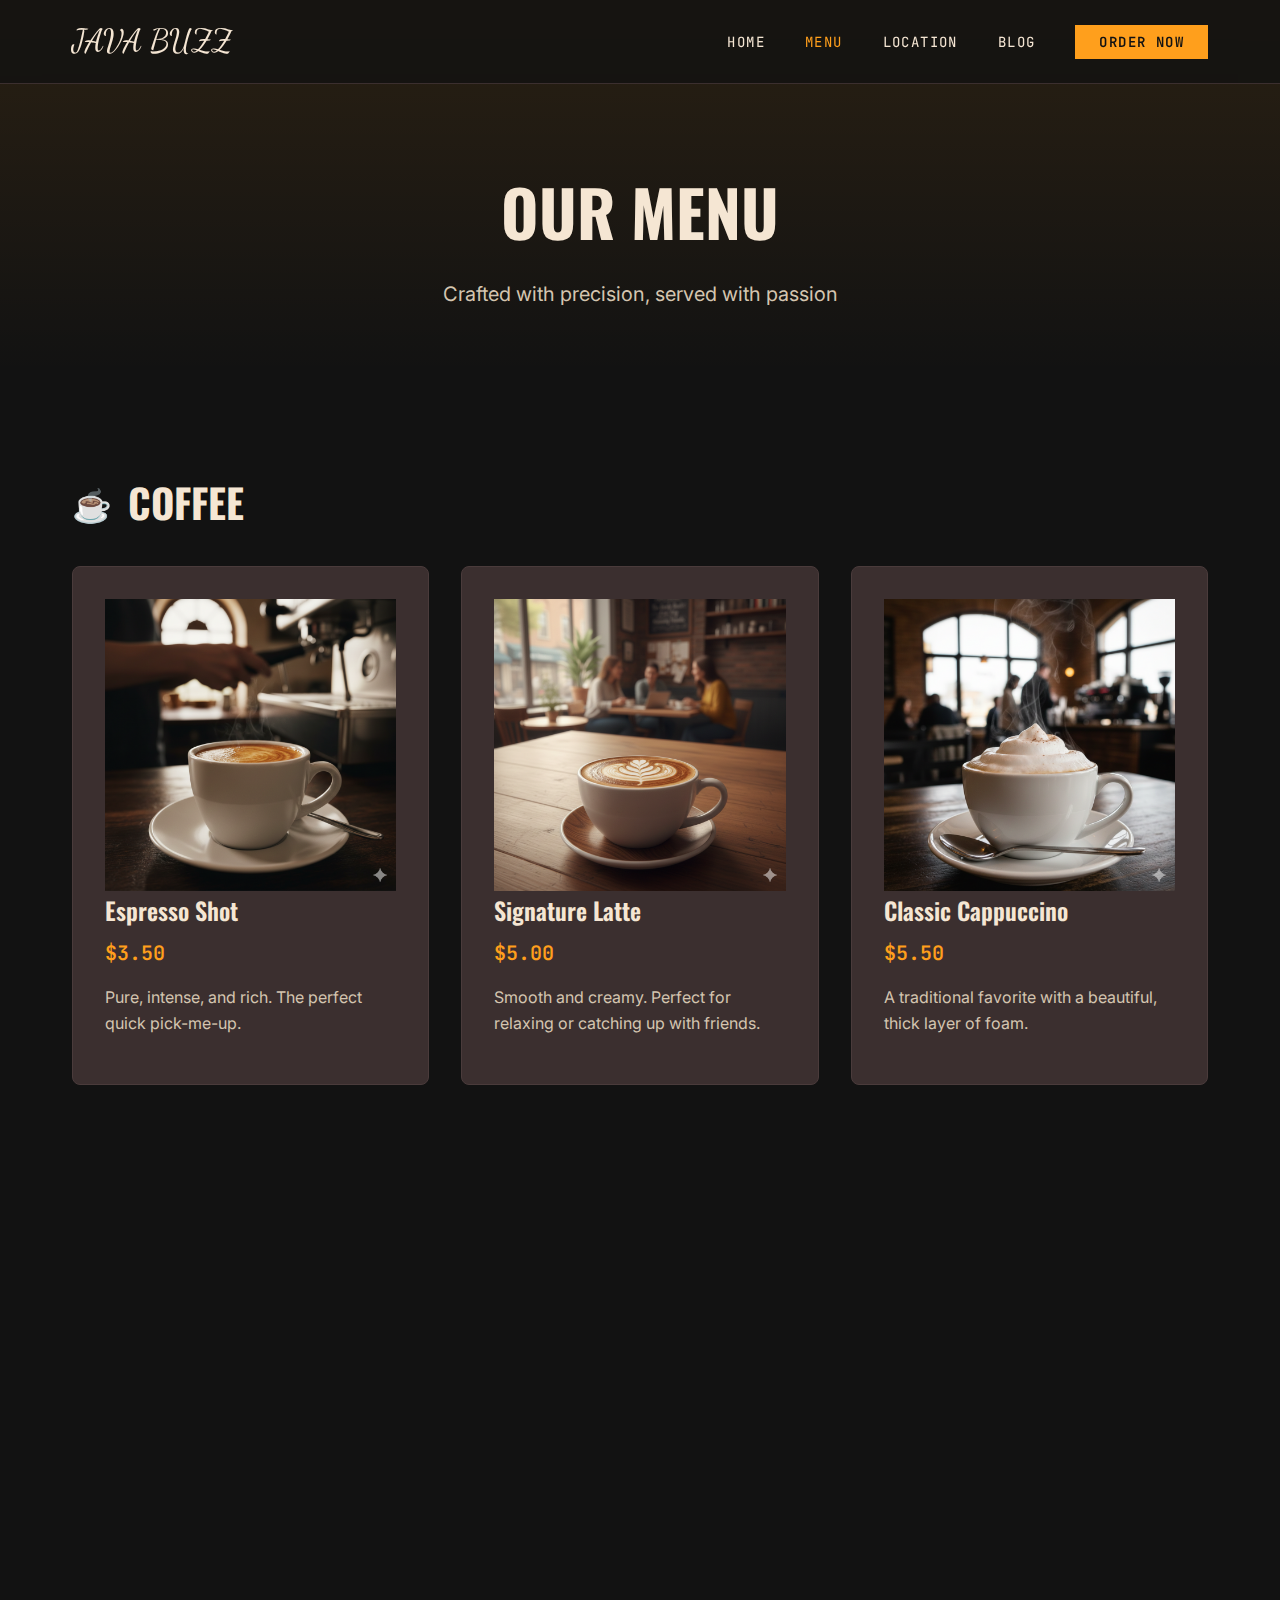
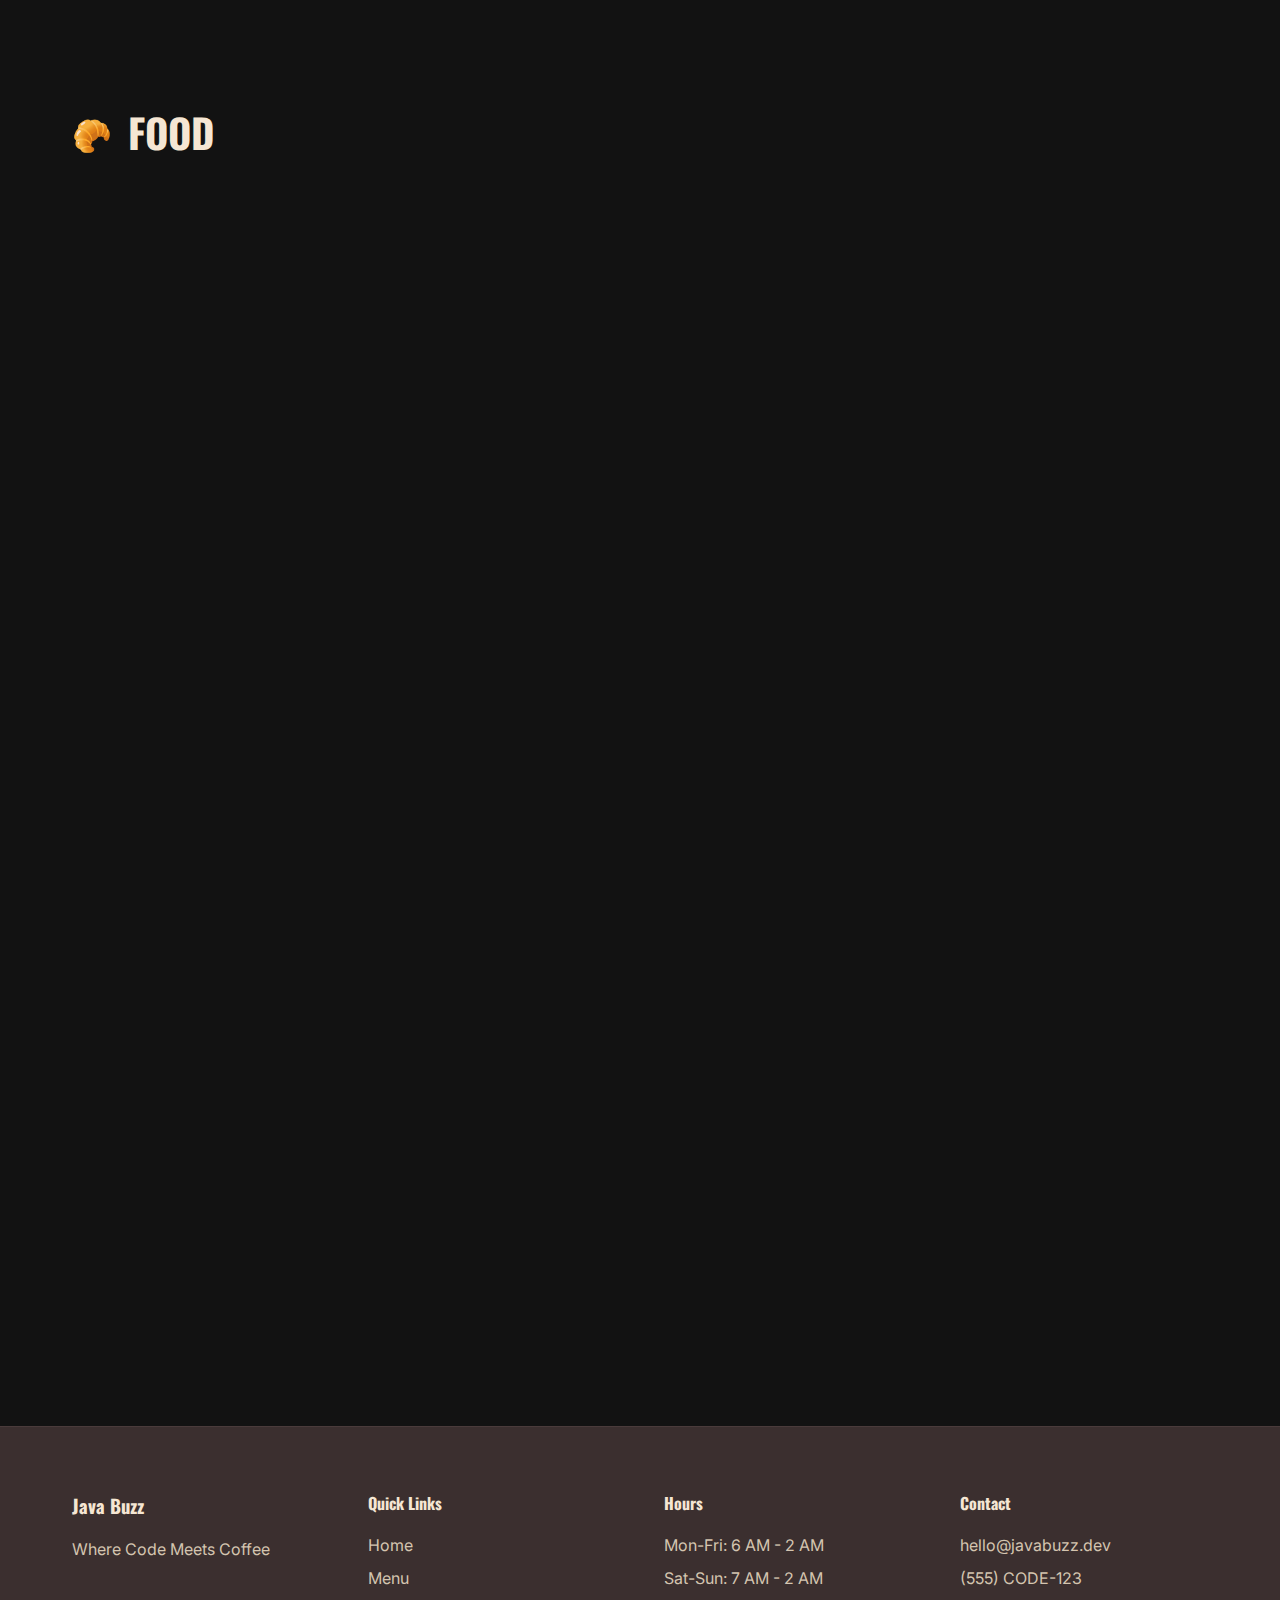
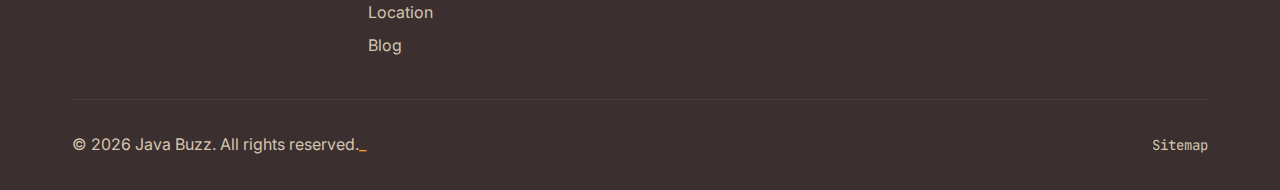
<file: Menu.html>
<!DOCTYPE html>
<html lang="en">
<head>
    <meta charset="UTF-8">
    <meta name="viewport" content="width=device-width, initial-scale=1.0">
    <title>Menu - Java Buzz | Premium Coffee & Fresh Food</title>
    <meta name="description" content="Explore our menu of premium coffee drinks and developer-friendly food options. From espresso to cold brew, fuel your coding sessions.">
    <meta name="keywords" content="coffee menu, espresso, latte, cold brew, developer food, coding fuel">
    <link rel="stylesheet" href="styles.css">
    <link rel="preconnect" href="https://fonts.googleapis.com">
    <link rel="preconnect" href="https://fonts.gstatic.com" crossorigin>
    <link href="https://fonts.googleapis.com/css2?family=Oswald:wght@400;600;700&family=Inter:wght@300;400;500;600&family=JetBrains+Mono:wght@400;500&display=swap" rel="stylesheet">
</head>
<body>
    <!-- Navigation -->
    <nav class="navbar" id="navbar" data-testid="main-navigation">
        <div class="container nav-container">
            <div class="logo" data-testid="logo">
                <span class="logo-text">JAVA BUZZ</span>
            </div>
            <button class="mobile-menu-toggle" id="mobileMenuToggle" data-testid="mobile-menu-toggle" aria-label="Toggle menu">
                <span></span>
                <span></span>
                <span></span>
            </button>
            <ul class="nav-links" id="navLinks" data-testid="nav-links">
                <li><a href="Home.html" data-testid="nav-home">HOME</a></li>
                <li><a href="Menu.html" class="active" data-testid="nav-menu">MENU</a></li>
                <li><a href="Location.html" data-testid="nav-location">LOCATION</a></li>
                <li><a href="Blog.html" data-testid="nav-blog">BLOG</a></li>
                <li><a href="OrderNow.html" class="nav-cta" data-testid="nav-order">ORDER NOW</a></li>
            </ul>
        </div>
    </nav>

    <!-- Page Header -->
    <section class="page-header" data-testid="menu-header">
        <div class="container">
            <h1 class="page-title" data-testid="menu-title">OUR MENU</h1>
            <p class="page-subtitle" data-testid="menu-subtitle">Crafted with precision, served with passion</p>
        </div>
    </section>

    <!-- Menu Section -->
    <section class="menu-section" data-testid="menu-section">
        <div class="container">
            <!-- Coffee Menu -->
            <div class="menu-category">
                <h2 class="category-title" data-testid="coffee-category-title">
                    <span class="category-icon">☕</span> Coffee
                </h2>
                <div class="menu-grid" id="coffeeMenu" data-testid="coffee-menu-grid">
                    <!-- Populated by JavaScript -->
                </div>
            </div>

            <!-- Food Menu -->
            <div class="menu-category">
                <h2 class="category-title" data-testid="food-category-title">
                    <span class="category-icon">🥐</span> Food
                </h2>
                <div class="menu-grid" id="foodMenu" data-testid="food-menu-grid">
                    <!-- Populated by JavaScript -->
                </div>
            </div>
        </div>
    </section>

    <!-- Footer -->
    <footer class="footer" data-testid="footer">
        <div class="container">
            <div class="footer-content">
                <div class="footer-section">
                    <h3>Java Buzz</h3>
                    <p>Where Code Meets Coffee</p>
                </div>
                <div class="footer-section">
                    <h4>Quick Links</h4>
                    <ul>
                        <li><a href="Home.html">Home</a></li>
                        <li><a href="Menu.html">Menu</a></li>
                        <li><a href="Location.html">Location</a></li>
                        <li><a href="Blog.html">Blog</a></li>
                    </ul>
                </div>
                <div class="footer-section">
                    <h4>Hours</h4>
                    <p>Mon-Fri: 6 AM - 2 AM</p>
                    <p>Sat-Sun: 7 AM - 2 AM</p>
                </div>
                <div class="footer-section">
                    <h4>Contact</h4>
                    <p>hello@javabuzz.dev</p>
                    <p>(555) CODE-123</p>
                </div>
            </div>
            <div class="footer-bottom">
                <p>&copy; 2026 Java Buzz. All rights reserved.<span class="cursor-blink">_</span></p>
                <a href="sitemap.xml" class="sitemap-link">Sitemap</a>
            </div>
        </div>
    </footer>

    <script src="script.js"></script>
</body>
</html>
</file>
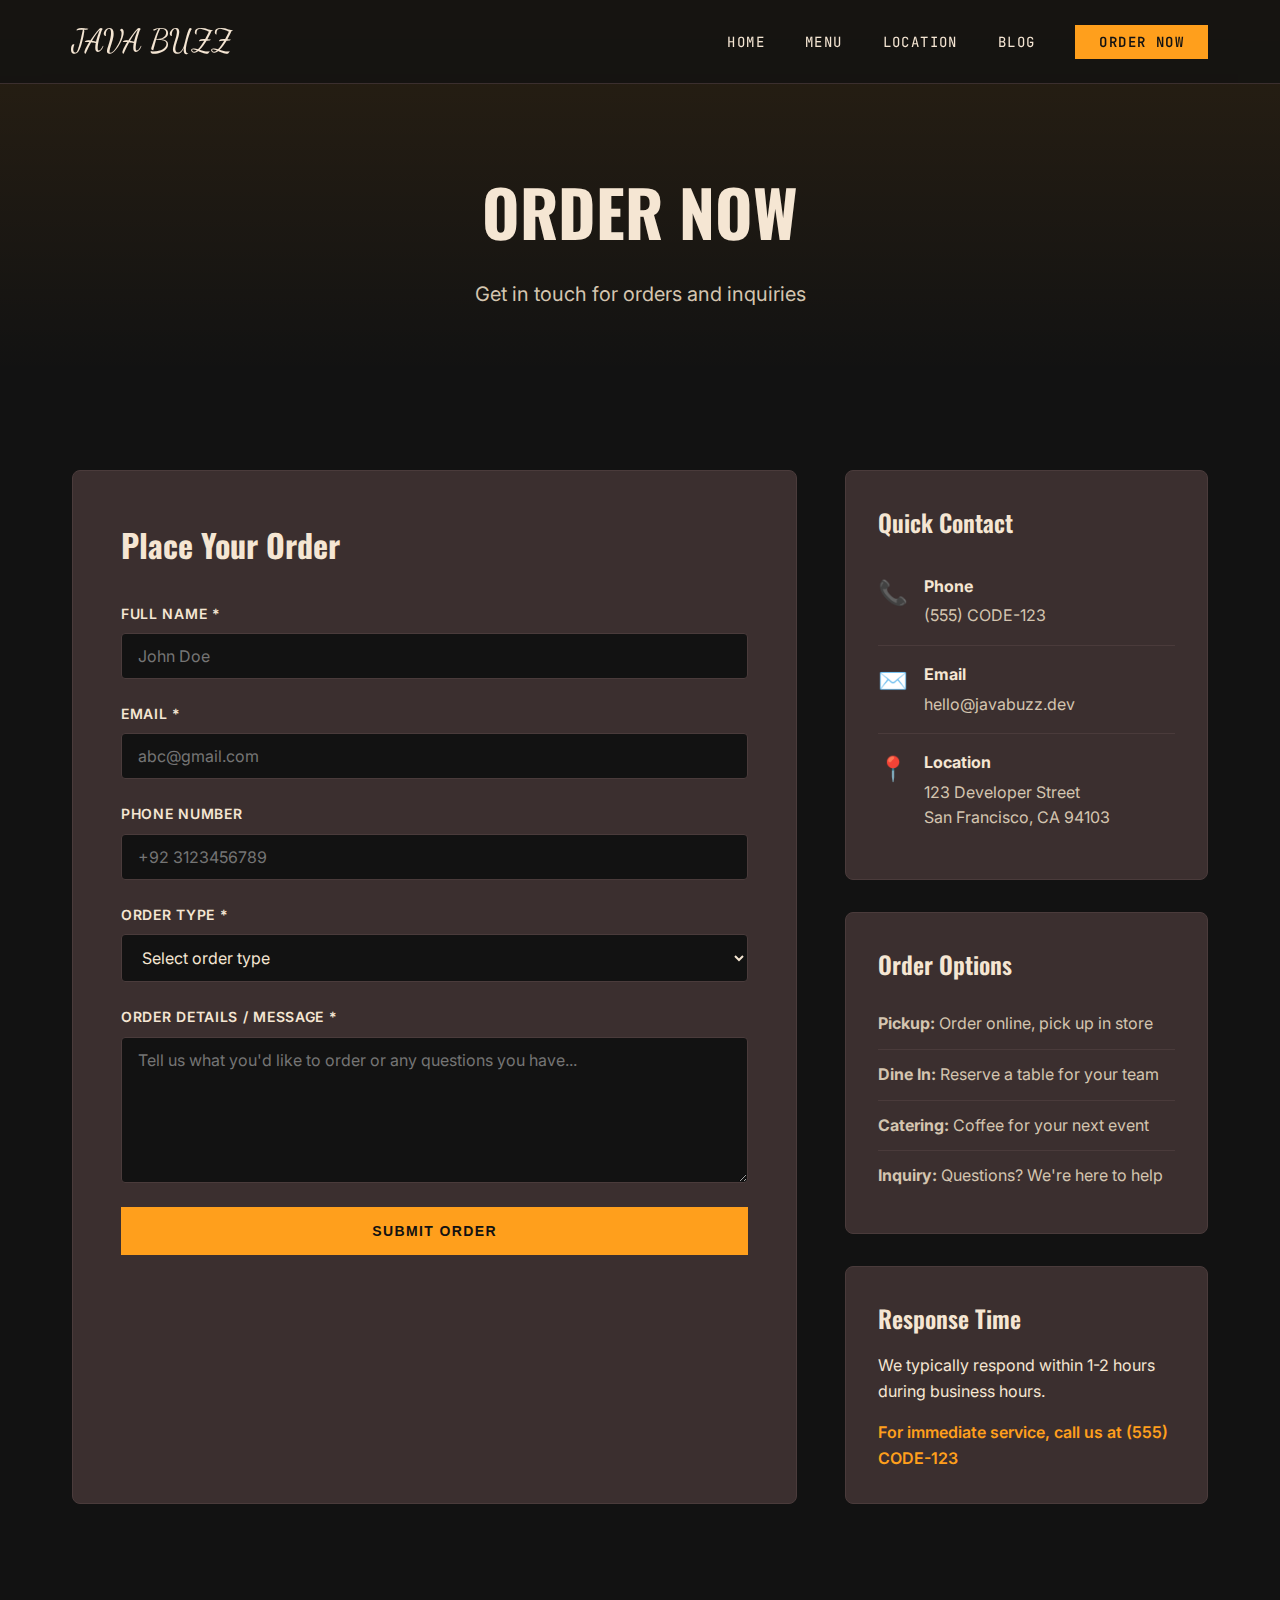
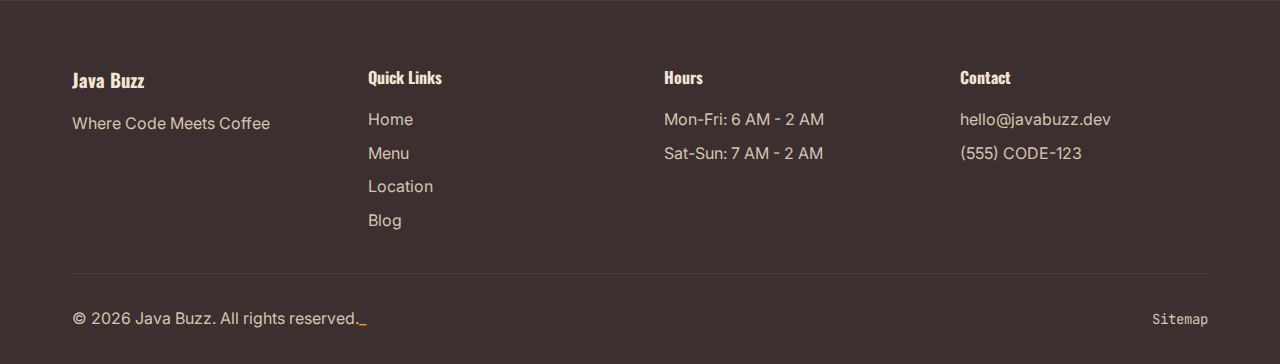
<file: OrderNow.html>
<!DOCTYPE html>
<html lang="en">
<head>
    <meta charset="UTF-8">
    <meta name="viewport" content="width=device-width, initial-scale=1.0">
    <title>Menu - Java Buzz | Premium Coffee & Fresh Food</title>
    <meta name="description" content="Order your favorite coffee from Java Buzz. Contact us for inquiries or special orders.">
    <meta name="keywords" content="order coffee, contact Java Buzz, coffee delivery, inquiry form">
    <link rel="stylesheet" href="styles.css">
    <link rel="preconnect" href="https://fonts.googleapis.com">
    <link rel="preconnect" href="https://fonts.gstatic.com" crossorigin>
    <link href="https://fonts.googleapis.com/css2?family=Oswald:wght@400;600;700&family=Inter:wght@300;400;500;600&family=JetBrains+Mono:wght@400;500&display=swap" rel="stylesheet">
</head>
<body>
    <!-- Navigation -->
    <nav class="navbar" id="navbar" data-testid="main-navigation">
        <div class="container nav-container">
            <div class="logo" data-testid="logo">
                <span class="logo-text">JAVA BUZZ</span>
            </div>
            <button class="mobile-menu-toggle" id="mobileMenuToggle" data-testid="mobile-menu-toggle" aria-label="Toggle menu">
                <span></span>
                <span></span>
                <span></span>
            </button>
            <ul class="nav-links" id="navLinks" data-testid="nav-links">
                <li><a href="index.html.html" data-testid="nav-home">HOME</a></li>
                <li><a href="Menu.html" data-testid="nav-menu">MENU</a></li>
                <li><a href="Location.html" data-testid="nav-location">LOCATION</a></li>
                <li><a href="Blog.html" data-testid="nav-blog">BLOG</a></li>
                <li><a href="OrderNow.html" class="nav-cta active" data-testid="nav-order">ORDER NOW</a></li>
            </ul>
        </div>
    </nav>

    <!-- Page Header -->
    <section class="page-header" data-testid="order-header">
        <div class="container">
            <h1 class="page-title" data-testid="order-title">ORDER NOW</h1>
            <p class="page-subtitle" data-testid="order-subtitle">Get in touch for orders and inquiries</p>
        </div>
    </section>

    <!-- Order Form Section -->
    <section class="order-section" data-testid="order-section">
        <div class="container">
            <div class="order-grid">
                <!-- Order Form -->
                <div class="order-form-container" data-testid="order-form-container">
                    <h2 class="form-title" data-testid="form-title">Place Your Order</h2>
                    <form id="orderForm" class="order-form" data-testid="order-form">
                        <div class="form-group">
                            <label for="name" data-testid="name-label">Full Name *</label>
                            <input type="text" id="name" name="name" required data-testid="name-input" placeholder="John Doe">
                        </div>

                        <div class="form-group">
                            <label for="email" data-testid="email-label">Email *</label>
                            <input type="email" id="email" name="email" required data-testid="email-input" placeholder="abc@gmail.com">
                        </div>

                        <div class="form-group">
                            <label for="phone" data-testid="phone-label">Phone Number</label>
                            <input type="tel" id="phone" name="phone" data-testid="phone-input" placeholder="+92 3123456789">
                        </div>

                        <div class="form-group">
                            <label for="orderType" data-testid="order-type-label">Order Type *</label>
                            <select id="orderType" name="orderType" required data-testid="order-type-select">
                                <option value="">Select order type</option>
                                <option value="pickup">Pickup</option>
                                <option value="dine-in">Dine In</option>
                                <option value="catering">Catering</option>
                                <option value="inquiry">General Inquiry</option>
                            </select>
                        </div>

                        <div class="form-group">
                            <label for="message" data-testid="message-label">Order Details / Message *</label>
                            <textarea id="message" name="message" rows="6" required data-testid="message-textarea" placeholder="Tell us what you'd like to order or any questions you have..."></textarea>
                        </div>

                        <button type="submit" class="btn-primary btn-full" data-testid="submit-order-button">SUBMIT ORDER</button>
                    </form>

                    <!-- Success Message -->
                    <div id="successMessage" class="success-message" data-testid="success-message" style="display: none;">
                        <div class="success-icon">✓</div>
                        <h3>Order Received!</h3>
                        <p>Thank you for your order. We'll get back to you shortly.</p>
                    </div>
                </div>

                <!-- Contact Info -->
                <div class="order-info" data-testid="order-info">
                    <div class="info-card">
                        <h3 class="info-title" data-testid="quick-contact-title">Quick Contact</h3>
                        <div class="contact-item">
                            <span class="contact-icon">📞</span>
                            <div>
                                <strong>Phone</strong>
                                <p>(555) CODE-123</p>
                            </div>
                        </div>
                        <div class="contact-item">
                            <span class="contact-icon">✉️</span>
                            <div>
                                <strong>Email</strong>
                                <p>hello@javabuzz.dev</p>
                            </div>
                        </div>
                        <div class="contact-item">
                            <span class="contact-icon">📍</span>
                            <div>
                                <strong>Location</strong>
                                <p>123 Developer Street<br>San Francisco, CA 94103</p>
                            </div>
                        </div>
                    </div>

                    <div class="info-card">
                        <h3 class="info-title" data-testid="order-options-title">Order Options</h3>
                        <ul class="order-options-list">
                            <li data-testid="option-pickup"><strong>Pickup:</strong> Order online, pick up in store</li>
                            <li data-testid="option-dine"><strong>Dine In:</strong> Reserve a table for your team</li>
                            <li data-testid="option-catering"><strong>Catering:</strong> Coffee for your next event</li>
                            <li data-testid="option-inquiry"><strong>Inquiry:</strong> Questions? We're here to help</li>
                        </ul>
                    </div>

                    <div class="info-card">
                        <h3 class="info-title" data-testid="response-time-title">Response Time</h3>
                        <p>We typically respond within 1-2 hours during business hours.</p>
                        <p class="info-highlight">For immediate service, call us at (555) CODE-123</p>
                    </div>
                </div>
            </div>
        </div>
    </section>

    <!-- Footer -->
    <footer class="footer" data-testid="footer">
        <div class="container">
            <div class="footer-content">
                <div class="footer-section">
                    <h3>Java Buzz</h3>
                    <p>Where Code Meets Coffee</p>
                </div>
                <div class="footer-section">
                    <h4>Quick Links</h4>
                    <ul>
                        <li><a href="index.html">Home</a></li>
                        <li><a href="Menu.html">Menu</a></li>
                        <li><a href="Location.html">Location</a></li>
                        <li><a href="Blog.html">Blog</a></li>
                    </ul>
                </div>
                <div class="footer-section">
                    <h4>Hours</h4>
                    <p>Mon-Fri: 6 AM - 2 AM</p>
                    <p>Sat-Sun: 7 AM - 2 AM</p>
                </div>
                <div class="footer-section">
                    <h4>Contact</h4>
                    <p>hello@javabuzz.dev</p>
                    <p>(555) CODE-123</p>
                </div>
            </div>
            <div class="footer-bottom">
                <p>&copy; 2026 Java Buzz. All rights reserved.<span class="cursor-blink">_</span></p>
                <a href="sitemap.xml" class="sitemap-link">Sitemap</a>
            </div>
        </div>
    </footer>

    <script src="script.js"></script>
</body>
</html>
</file>
<file: styles.css>
@import url('https://fonts.googleapis.com/css2?family=Dancing+Script:wght@400..700&display=swap');
* {
    margin: 0;
    padding: 0;
    box-sizing: border-box;
}

:root {
    --espresso: #3B2F2F;
    --matte-black: #121212;
    --cream: #F5E6D3;
    --cream-secondary: #D4C5B0;
    --neon-orange: #FF9F1C;
    --surface-highlight: #4A3B3B;
}

html {
    scroll-behavior: smooth;
}

body {
    font-family: 'Inter', sans-serif;
    background-color: var(--matte-black);
    color: var(--cream);
    line-height: 1.6;
    overflow-x: hidden;
}

.container {
    max-width: 1200px;
    margin: 0 auto;
    padding: 0 2rem;
}

img {
    max-width: 100%;
    height: auto;
    display: block;
}

a {
    text-decoration: none;
    color: inherit;
}

/* =====================
   NAVIGATION
   ===================== */
.navbar {
    position: fixed;
    top: 0;
    left: 0;
    right: 0;
    z-index: 1000;
    background-color: rgba(18, 18, 18, 0.8);
    backdrop-filter: blur(16px);
    border-bottom: 1px solid var(--espresso);
    padding: 1rem 0;
}

.nav-container {
    display: flex;
    justify-content: space-between;
    align-items: center;
}

.logo {
    font-family: 'Dancing Script', monospace;
    font-size: 2rem;
    font-weight: 100;
    color: var(--cream);
}

.logo-bracket {
    color: var(--neon-orange);
}

.nav-links {
    display: flex;
    list-style: none;
    gap: 2.5rem;
    align-items: center;
}

.nav-links a {
    font-family: 'JetBrains Mono', monospace;
    font-size: 0.875rem;
    letter-spacing: 0.1em;
    text-transform: uppercase;
    color: var(--cream);
    transition: color 0.3s ease;
    position: relative;
}

.nav-links a:hover,
.nav-links a.active {
    color: var(--neon-orange);
}

.nav-links a.nav-cta {
    background-color: var(--neon-orange);
    color: var(--matte-black);
    padding: 0.5rem 1.5rem;
    font-weight: 600;
    transition: all 0.3s ease;
}

.nav-links a.nav-cta:hover {
    background-color: #E08B10;
    box-shadow: 0 0 20px rgba(255, 159, 28, 0.4);
}

.mobile-menu-toggle {
    display: none;
    flex-direction: column;
    background: none;
    border: none;
    cursor: pointer;
    padding: 0.5rem;
}

.mobile-menu-toggle span {
    width: 25px;
    height: 3px;
    background-color: var(--cream);
    margin: 3px 0;
    transition: 0.3s;
}

/* =====================
   HERO SECTION
   ===================== */
.hero {
    min-height: 100vh;
    display: flex;
    align-items: center;
    position: relative;
    overflow: hidden;
    padding-top: 80px;
}

.hero-background {
    position: absolute;
    top: 0;
    left: 0;
    right: 0;
    bottom: 0;
    background: radial-gradient(circle at 30% 50%, rgba(255, 159, 28, 0.15) 0%, transparent 50%);
    z-index: 0;
}

.hero-container {
    position: relative;
    z-index: 1;
}

.hero-content {
    background: url(img/bg.jpg);
    background-size: cover;
    max-width: 70vw;
    background-color: rgba(0, 0, 0, 0.5);
    border-radius: 30px;
    padding: 100px 500px 100px 100px;
    display: grid;
    grid-template-columns: 1fr 1fr;
    gap: 4rem;
    align-items: center;
}

.hero-title {
    font-family: 'Oswald', sans-serif;
    font-size: 5rem;
    font-weight: 700;
    line-height: 0.9;
    text-transform: uppercase;
    letter-spacing: -0.02em;
    margin-bottom: 1.5rem;
}

.hero-title-line {
    display: block;
}

.hero-title-emphasis {
    color: var(--neon-orange);
}

.hero-subtitle {
    font-size: 1.25rem;
    color: var(--cream-secondary);
    margin-bottom: 2.5rem;
    max-width: 500px;
}

.hero-cta {
    display: flex;
    gap: 1rem;
}

.btn-primary {
    background-color: var(--neon-orange);
    color: var(--matte-black);
    padding: 1rem 2.5rem;
    font-weight: 700;
    font-size: 0.875rem;
    text-transform: uppercase;
    letter-spacing: 0.1em;
    border: none;
    cursor: pointer;
    transition: all 0.3s ease;
    display: inline-block;
}

.btn-primary:hover {
    background-color: #E08B10;
    box-shadow: 0 0 20px rgba(255, 159, 28, 0.4);
    transform: translateY(-2px);
}

.btn-secondary {
    border: 2px solid var(--neon-orange);
    color: var(--neon-orange);
    padding: 1rem 2.5rem;
    font-weight: 700;
    font-size: 0.875rem;
    text-transform: uppercase;
    letter-spacing: 0.1em;
    font-family: 'JetBrains Mono', monospace;
    background: transparent;
    cursor: pointer;
    transition: all 0.3s ease;
    display: inline-block;
}

.btn-secondary:hover {
    background-color: var(--neon-orange);
    color: var(--matte-black);
}

.btn-large {
    padding: 1.25rem 3rem;
    font-size: 1rem;
}

.btn-full {
    width: 100%;
}

/* Coffee Cup with Steam Animation */
.coffee-cup-container {
    position: relative;
    max-width: 500px;
}

.coffee-cup {
    width: 100%;
    border-radius: 8px;
    box-shadow: 0 20px 60px rgba(0, 0, 0, 0.5);
}

/* =====================
   SECTIONS
   ===================== */
.about-section,
.featured-menu,
.menu-section,
.blog-section,
.location-section,
.order-section {
    padding: 6rem 0;
}

.section-title {
    font-family: 'Oswald', sans-serif;
    font-size: 3rem;
    font-weight: 700;
    text-transform: uppercase;
    margin-bottom: 3rem;
    color: var(--cream);
}

.page-header {
    padding: 10rem 0 4rem;
    text-align: center;
    background: linear-gradient(to bottom, rgba(255, 159, 28, 0.1), transparent);
}

.page-title {
    font-family: 'Oswald', sans-serif;
    font-size: 4rem;
    font-weight: 700;
    text-transform: uppercase;
    color: var(--cream);
    margin-bottom: 1rem;
}

.page-subtitle {
    font-size: 1.25rem;
    color: var(--cream-secondary);
}

/* About Section */
.about-grid {
    display: grid;
    grid-template-columns: 1fr 1fr;
    gap: 4rem;
    align-items: center;
}

.about-image img {
    width: 100%;
    border-radius: 8px;
    box-shadow: 0 20px 60px rgba(0, 0, 0, 0.5);
}

.code-block {
    display: flex;
    gap: 1rem;
    margin-bottom: 1rem;
    font-family: 'JetBrains Mono', monospace;
    font-size: 1rem;
}

.line-number {
    color: var(--neon-orange);
    font-weight: 600;
    min-width: 20px;
}

.feature-list {
    display: grid;
    grid-template-columns: 1fr 1fr;
    gap: 1.5rem;
    margin-top: 2rem;
}

.feature-item {
    display: flex;
    align-items: center;
    gap: 0.75rem;
    background-color: var(--espresso);
    padding: 1rem;
    border-radius: 4px;
    border: 1px solid var(--surface-highlight);
    transition: border-color 0.3s ease;
}

.feature-item:hover {
    border-color: var(--neon-orange);
}

.feature-icon {
    font-size: 1.5rem;
}

/* Menu Grid */
.menu-grid {
    display: grid;
    grid-template-columns: repeat(auto-fit, minmax(300px, 1fr));
    gap: 2rem;
}

.menu-item {
    background-color: var(--espresso);
    border: 1px solid var(--surface-highlight);
    border-radius: 8px;
    padding: 2rem;
    transition: all 0.3s ease;
    cursor: pointer;
}

.menu-item:hover {
    border-color: var(--neon-orange);
    transform: translateY(-4px);
    box-shadow: 0 8px 24px rgba(255, 159, 28, 0.2);
}

.menu-item-name {
    font-family: 'Oswald', sans-serif;
    font-size: 1.5rem;
    font-weight: 600;
    color: var(--cream);
    margin-bottom: 0.5rem;
}

.menu-item-price {
    font-family: 'JetBrains Mono', monospace;
    font-size: 1.25rem;
    color: var(--neon-orange);
    font-weight: 600;
    margin-bottom: 1rem;
}

.menu-item-description {
    color: var(--cream-secondary);
    margin-bottom: 1rem;
    line-height: 1.6;
}

.menu-item-code {
    font-family: 'JetBrains Mono', monospace;
    font-size: 0.875rem;
    background-color: var(--matte-black);
    padding: 0.75rem;
    border-radius: 4px;
    color: var(--neon-orange);
    border-left: 3px solid var(--neon-orange);
}

.menu-category {
    margin-bottom: 4rem;
}

.category-title {
    font-family: 'Oswald', sans-serif;
    font-size: 2.5rem;
    font-weight: 700;
    text-transform: uppercase;
    margin-bottom: 2rem;
    display: flex;
    align-items: center;
    gap: 1rem;
}

.category-icon {
    font-size: 2rem;
}

/* Blog Grid */
.blog-grid {
    display: grid;
    grid-template-columns: repeat(auto-fill, minmax(350px, 1fr));
    gap: 2rem;
}

.blog-card {
    background-color: var(--espresso);
    border: 1px solid var(--surface-highlight);
    border-radius: 8px;
    overflow: hidden;
    transition: all 0.3s ease;
    cursor: pointer;
}

.blog-card:hover {
    border-color: var(--neon-orange);
    transform: translateY(-4px);
    box-shadow: 0 8px 24px rgba(255, 159, 28, 0.2);
}

.blog-card-image {
    width: 100%;
    height: 200px;
    object-fit: cover;
}

.blog-card-content {
    padding: 1.5rem;
}

.blog-card-title {
    font-family: 'Oswald', sans-serif;
    font-size: 1.5rem;
    font-weight: 600;
    color: var(--cream);
    margin-bottom: 0.75rem;
}

.blog-card-meta {
    display: flex;
    gap: 1rem;
    margin-bottom: 1rem;
    font-size: 0.875rem;
    color: var(--cream-secondary);
}

.blog-card-excerpt {
    color: var(--cream-secondary);
    line-height: 1.6;
    margin-bottom: 1rem;
}

.blog-card-tags {
    display: flex;
    flex-wrap: wrap;
    gap: 0.5rem;
}

.blog-tag {
    font-family: 'JetBrains Mono', monospace;
    font-size: 0.75rem;
    background-color: var(--matte-black);
    color: var(--neon-orange);
    padding: 0.25rem 0.75rem;
    border-radius: 4px;
}

/* Blog Modal */
.blog-modal {
    display: none;
    position: fixed;
    top: 0;
    left: 0;
    right: 0;
    bottom: 0;
    z-index: 2000;
}

.blog-modal.active {
    display: block;
}

.blog-modal-overlay {
    position: absolute;
    top: 0;
    left: 0;
    right: 0;
    bottom: 0;
    background-color: rgba(18, 18, 18, 0.95);
}

.blog-modal-content {
    position: relative;
    max-width: 900px;
    margin: 2rem auto;
    background-color: var(--espresso);
    border: 1px solid var(--surface-highlight);
    border-radius: 8px;
    max-height: calc(100vh - 4rem);
    overflow-y: auto;
    z-index: 2001;
}

.blog-modal-close {
    position: sticky;
    top: 1rem;
    right: 1rem;
    float: right;
    background-color: var(--neon-orange);
    color: var(--matte-black);
    border: none;
    width: 40px;
    height: 40px;
    border-radius: 50%;
    font-size: 2rem;
    cursor: pointer;
    line-height: 1;
    transition: all 0.3s ease;
    z-index: 2002;
}

.blog-modal-close:hover {
    background-color: #E08B10;
    transform: rotate(90deg);
}

.blog-modal-body {
    padding: 2rem;
}

.blog-modal-image {
    width: 100%;
    height: 400px;
    object-fit: cover;
    border-radius: 8px;
    margin-bottom: 2rem;
}

.blog-modal-title {
    font-family: 'Oswald', sans-serif;
    font-size: 2.5rem;
    font-weight: 700;
    color: var(--cream);
    margin-bottom: 1rem;
}

.blog-modal-meta {
    display: flex;
    gap: 2rem;
    margin-bottom: 2rem;
    font-size: 1rem;
    color: var(--cream-secondary);
}

.blog-modal-content-text {
    color: var(--cream-secondary);
    line-height: 1.8;
    font-size: 1.125rem;
}

/* Location */
.location-grid {
    display: grid;
    grid-template-columns: 2fr 1fr;
    gap: 3rem;
}

.location-map {
    border-radius: 8px;
    overflow: hidden;
    border: 1px solid var(--surface-highlight);
}

#map {
    width: 100%;
    height: 600px;
    filter: invert(100%) hue-rotate(180deg) brightness(95%) contrast(90%);
}

.location-info {
    display: flex;
    flex-direction: column;
    gap: 2rem;
}

.info-card {
    background-color: var(--espresso);
    border: 1px solid var(--surface-highlight);
    border-radius: 8px;
    padding: 2rem;
}

.info-title {
    font-family: 'Oswald', sans-serif;
    font-size: 1.5rem;
    font-weight: 600;
    color: var(--cream);
    margin-bottom: 1rem;
}

.info-text {
    color: var(--cream-secondary);
    line-height: 1.8;
}

.hours-list {
    display: flex;
    flex-direction: column;
    gap: 0.75rem;
}

.hours-item {
    display: flex;
    justify-content: space-between;
    padding: 0.5rem 0;
    border-bottom: 1px solid var(--surface-highlight);
}

.hours-day {
    color: var(--cream);
}

.hours-time {
    color: var(--neon-orange);
    font-family: 'JetBrains Mono', monospace;
}

.info-list {
    list-style: none;
    color: var(--cream-secondary);
}

.info-list li {
    padding: 0.5rem 0;
    padding-left: 1.5rem;
    position: relative;
}

.info-list li::before {
    content: '▸';
    position: absolute;
    left: 0;
    color: var(--neon-orange);
}

.amenities-grid {
    display: grid;
    grid-template-columns: 1fr 1fr;
    gap: 1rem;
}

.amenity-item {
    display: flex;
    align-items: center;
    gap: 0.75rem;
    background-color: var(--matte-black);
    padding: 1rem;
    border-radius: 4px;
}

.amenity-icon {
    font-size: 1.5rem;
}

/* Order Form */
.order-grid {
    display: grid;
    grid-template-columns: 2fr 1fr;
    gap: 3rem;
}

.order-form-container {
    background-color: var(--espresso);
    border: 1px solid var(--surface-highlight);
    border-radius: 8px;
    padding: 3rem;
}

.form-title {
    font-family: 'Oswald', sans-serif;
    font-size: 2rem;
    font-weight: 700;
    color: var(--cream);
    margin-bottom: 2rem;
}

.order-form {
    display: flex;
    flex-direction: column;
    gap: 1.5rem;
}

.form-group {
    display: flex;
    flex-direction: column;
    gap: 0.5rem;
}

.form-group label {
    font-weight: 600;
    color: var(--cream);
    font-size: 0.875rem;
    text-transform: uppercase;
    letter-spacing: 0.05em;
}

.form-group input,
.form-group select,
.form-group textarea {
    background-color: var(--matte-black);
    border: 1px solid var(--surface-highlight);
    color: var(--cream);
    padding: 0.75rem 1rem;
    border-radius: 4px;
    font-family: 'Inter', sans-serif;
    font-size: 1rem;
    transition: border-color 0.3s ease;
}

.form-group input:focus,
.form-group select:focus,
.form-group textarea:focus {
    outline: none;
    border-color: var(--neon-orange);
}

.form-group textarea {
    resize: vertical;
    min-height: 120px;
}

.success-message {
    text-align: center;
    padding: 3rem;
}

.success-icon {
    width: 80px;
    height: 80px;
    background-color: #10B981;
    color: white;
    border-radius: 50%;
    display: flex;
    align-items: center;
    justify-content: center;
    font-size: 3rem;
    margin: 0 auto 1.5rem;
}

.success-message h3 {
    font-family: 'Oswald', sans-serif;
    font-size: 2rem;
    color: var(--cream);
    margin-bottom: 1rem;
}

.success-message p {
    color: var(--cream-secondary);
    font-size: 1.125rem;
}

.order-info {
    display: flex;
    flex-direction: column;
    gap: 2rem;
}

.contact-item {
    display: flex;
    gap: 1rem;
    padding: 1rem 0;
    border-bottom: 1px solid var(--surface-highlight);
}

.contact-item:last-child {
    border-bottom: none;
}

.contact-icon {
    font-size: 1.5rem;
}

.contact-item strong {
    color: var(--cream);
    display: block;
    margin-bottom: 0.25rem;
}

.contact-item p {
    color: var(--cream-secondary);
    margin: 0;
}

.order-options-list {
    list-style: none;
}

.order-options-list li {
    padding: 0.75rem 0;
    color: var(--cream-secondary);
    border-bottom: 1px solid var(--surface-highlight);
}

.order-options-list li:last-child {
    border-bottom: none;
}

.info-highlight {
    color: var(--neon-orange);
    font-weight: 600;
    margin-top: 1rem;
}

/* CTA Section */
.cta-section {
    padding: 6rem 0;
    background: linear-gradient(135deg, rgba(255, 159, 28, 0.1) 0%, rgba(59, 47, 47, 0.2) 100%);
}

.cta-content {
    text-align: center;
}

.cta-title {
    font-family: 'Oswald', sans-serif;
    font-size: 3rem;
    font-weight: 700;
    text-transform: uppercase;
    color: var(--cream);
    margin-bottom: 1rem;
}

.cta-subtitle {
    font-size: 1.25rem;
    color: var(--cream-secondary);
    margin-bottom: 2rem;
}

/* Footer */
.footer {
    background-color: var(--espresso);
    border-top: 1px solid var(--surface-highlight);
    padding: 4rem 0 2rem;
}

.footer-content {
    display: grid;
    grid-template-columns: repeat(4, 1fr);
    gap: 3rem;
    margin-bottom: 2rem;
}

.footer-section h3,
.footer-section h4 {
    font-family: 'Oswald', sans-serif;
    color: var(--cream);
    margin-bottom: 1rem;
}

.footer-section p,
.footer-section li {
    color: var(--cream-secondary);
    margin-bottom: 0.5rem;
}

.footer-section ul {
    list-style: none;
}

.footer-section a {
    color: var(--cream-secondary);
    transition: color 0.3s ease;
}

.footer-section a:hover {
    color: var(--neon-orange);
}

.footer-bottom {
    display: flex;
    justify-content: space-between;
    align-items: center;
    padding-top: 2rem;
    border-top: 1px solid var(--surface-highlight);
    color: var(--cream-secondary);
}

.cursor-blink {
    animation: blink 1s infinite;
    color: var(--neon-orange);
}

@keyframes blink {
    0%, 50% {
        opacity: 1;
    }
    51%, 100% {
        opacity: 0;
    }
}

.sitemap-link {
    color: var(--cream-secondary);
    font-family: 'JetBrains Mono', monospace;
    font-size: 0.875rem;
    transition: color 0.3s ease;
}

.sitemap-link:hover {
    color: var(--neon-orange);
}

/* Utility Classes */
.text-center {
    text-align: center;
}

/* =====================
   RESPONSIVE DESIGN
   ===================== */
@media (max-width: 768px) {
    .mobile-menu-toggle {
        display: flex;
    }

    .nav-links {
        position: fixed;
        top: 70px;
        left: -100%;
        flex-direction: column;
        background-color: rgba(18, 18, 18, 0.98);
        width: 100%;
        padding: 2rem;
        gap: 1.5rem;
        transition: left 0.3s ease;
        border-bottom: 1px solid var(--espresso);
    }

    .nav-links.active {
        left: 0;
    }

    .hero-content {
        grid-template-columns: 1fr;
        text-align: center;
    }

    .hero-title {
        font-size: 3rem;
    }

    .hero-subtitle {
        max-width: 100%;
    }

    .hero-cta {
        justify-content: center;
        flex-wrap: wrap;
    }

    .about-grid {
        grid-template-columns: 1fr;
    }

    .menu-grid {
        grid-template-columns: 1fr;
    }

    .blog-grid {
        grid-template-columns: 1fr;
    }

    .location-grid {
        grid-template-columns: 1fr;
    }

    #map {
        height: 400px;
    }

    .order-grid {
        grid-template-columns: 1fr;
    }

    .footer-content {
        grid-template-columns: 1fr;
        gap: 2rem;
    }

    .footer-bottom {
        flex-direction: column;
        gap: 1rem;
        text-align: center;
    }

    .feature-list {
        grid-template-columns: 1fr;
    }

    .page-title {
        font-size: 2.5rem;
    }

    .section-title {
        font-size: 2rem;
    }
}

@media (max-width: 480px) {
    .container {
        padding: 0 1rem;
    }

    .hero-title {
        font-size: 2.5rem;
    }

    .btn-primary,
    .btn-secondary {
        padding: 0.875rem 1.5rem;
        font-size: 0.75rem;
    }

    .order-form-container {
        padding: 2rem 1.5rem;
    }
}
</file>
